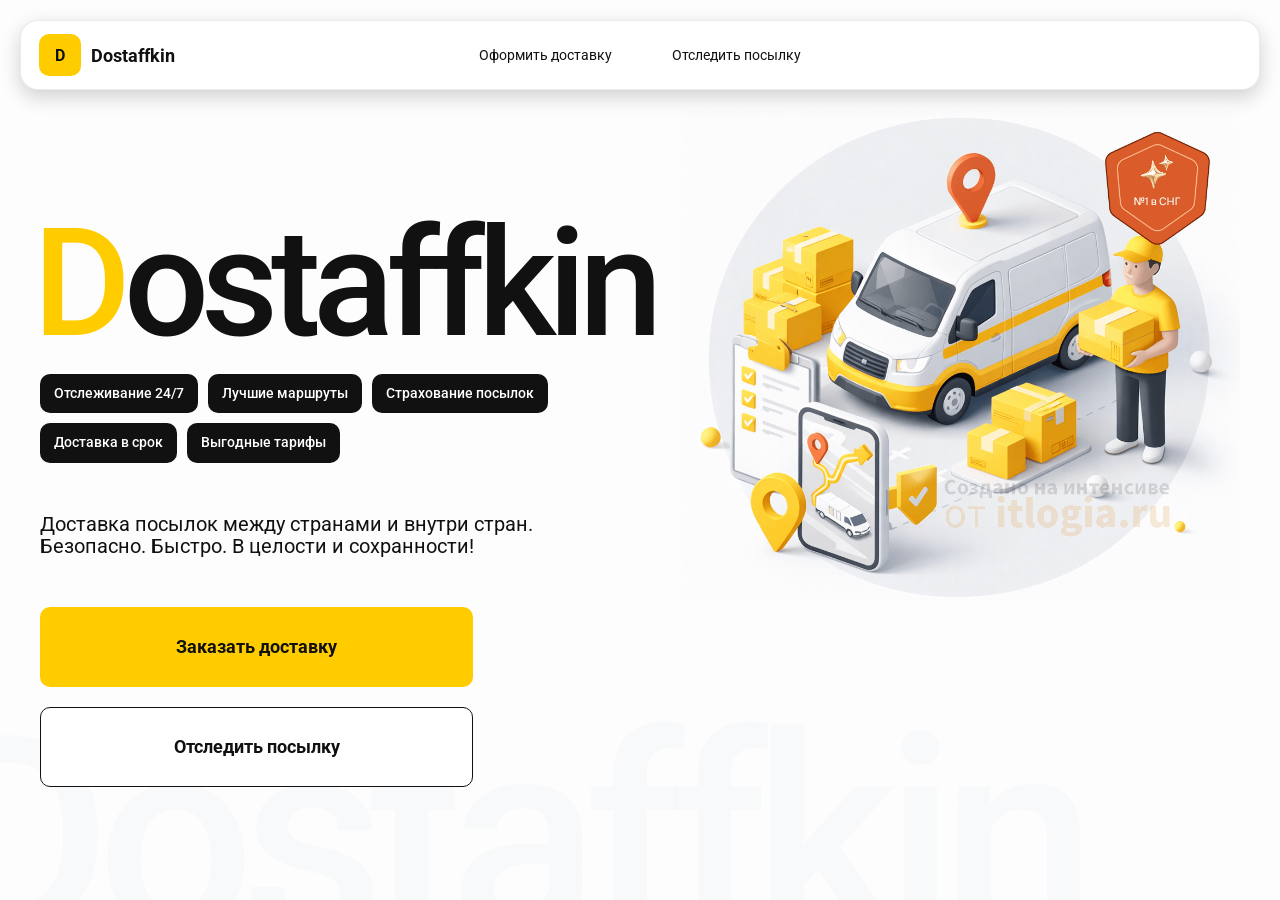
<file: index.html>
<!doctype html>
<html lang="ru">
<head>
    <meta charset="utf-8"/>
<meta name="viewport" content="width=device-width,initial-scale=1,maximum-scale=1,user-scalable=0"/>
    <title>Dostaffkin — Доставка посылок между странами и внутри стран. Безопасно. Быстро. В целости и сохранности!</title>
<link href="styles/base.css" rel="stylesheet" />
<link href="styles/base_adaptive.css" rel="stylesheet" />
<link href="styles/index.css" rel="stylesheet" />
<link href="styles/index_adaptive.css" rel="stylesheet" />
</head>
<body>


<div class="container">
<header class="header">
<a class="header-brand" href="#">
    <div class="header-logo">D</div>
    <div class="header-title">Dostaffkin</div>
</a>
<nav class="header-menu">
    <a class="header-link" href="./order.html">Оформить <span>доставку</span></a>
    <a class="header-link" href="./track.html">Отследить <span>посылку</span></a>
</nav>



</header>
<main class="main">
<section class="main-info">
<div class="main-title">
    <span>D</span>ostaffkin
</div>
<div class="main-features">
    <div class="main-feature">Отслеживание 24/7</div>
    <div class="main-feature">Лучшие маршруты</div>
    <div class="main-feature">Страхование посылок</div>
    <div class="main-feature">Доставка в срок</div>
    <div class="main-feature">Выгодные тарифы</div>
</div>
<div class="main-description">
    Доставка посылок между странами и внутри стран.
    Безопасно. Быстро. В целости и сохранности!
</div>
<div class="main-actions">
    <a class="button" type="button" href="./order.html">Заказать доставку</a>
    <a class="button button-white" type="button" href="./track.html">Отследить посылку</a>
</div>
</section>
<div class="main-title-ghost">Dostaffkin</div>
<section class="main-image">
    <img src="images/main-image.png" alt="Main image"/>
</section>
</main>

</div>


</body>
</html>
</file>
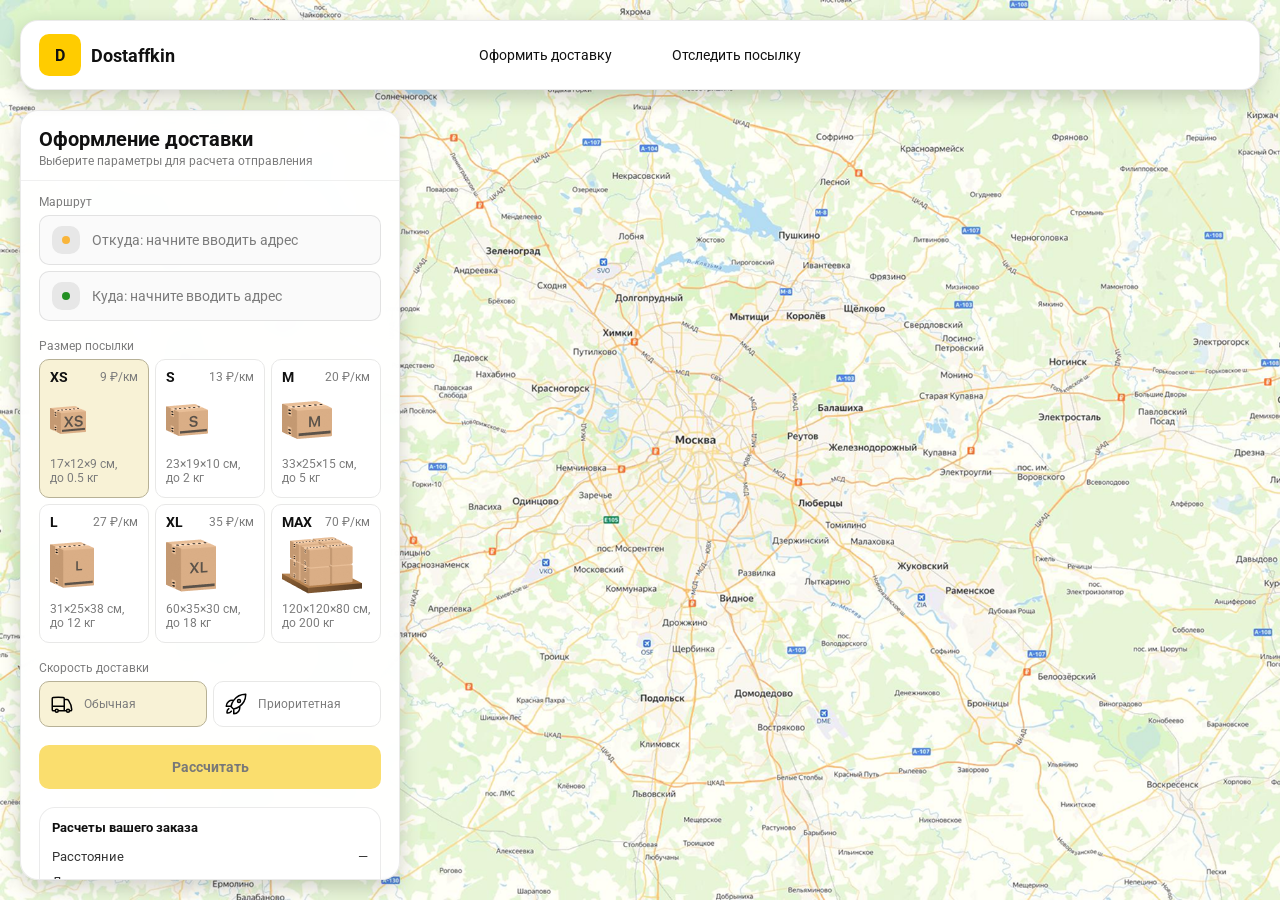
<file: order.html>
<!doctype html>
<html lang="ru">
<head>
    <meta charset="utf-8"/>
    <meta name="viewport" content="width=device-width,initial-scale=1,maximum-scale=1,user-scalable=0"/>
    <title>Оформление доставки</title>

    <link rel="stylesheet" href="styles/base.css"/>
    <link rel="stylesheet" href="styles/base_adaptive.css"/>

    <link rel="stylesheet" href="styles/order.css"/>
    <link rel="stylesheet" href="styles/order_adaptive.css"/>
</head>
<body>
<div id="map"></div>

<header class="header">
<a class="header-brand" href="./index.html">
    <div class="header-logo">D</div>
    <div class="header-title">Dostaffkin</div>
</a>
<nav class="header-menu">
    <a class="header-link" href="#">Оформить <span>доставку</span></a>
    <a class="header-link" href="./track.html">Отследить <span>посылку</span></a>
</nav>



</header>

<aside class="main" id="sidebar">
<div class="main-header">
    <div class="main-title">Оформление доставки</div>
    <div class="main-text">Выберите параметры для расчета отправления</div>
</div>
<div class="main-content">
<div class="main-route">
    <div class="main-block-title">Маршрут</div>
    <div class="main-fields">
        <div class="main-field" id="fromField">
            <div class="main-pin"></div>
            <input id="from" placeholder="Откуда: начните вводить адрес" autocomplete="off"/>
            <div class="main-ac" id="fromAc" role="listbox" aria-label="Подсказки адресов"></div>
        </div>

        <div class="main-field" id="toField">
            <div class="main-pin"></div>
            <input id="to" placeholder="Куда: начните вводить адрес" autocomplete="off"/>
            <div class="main-ac" id="toAc" role="listbox" aria-label="Подсказки адресов"></div>
        </div>
    </div>
</div>
<div class="main-package">
    <div class="main-block-title">Размер посылки</div>

    <div class="main-sizes">
        <div class="main-size-card is-active" data-value="xs">
            <div class="main-size-top">
                <div class="main-size-label">XS</div>
                <div class="main-size-rate">9 ₽/км</div>
            </div>
            <div class="main-size-media">
                <img src="images/sizes/xs.png" alt="Короб XS"/>
            </div>
            <div class="main-size-description">17×12×9 см,<br>до 0.5 кг</div>
        </div>

        <div class="main-size-card" data-value="s">
            <div class="main-size-top">
                <div class="main-size-label">S</div>
                <div class="main-size-rate">13 ₽/км</div>
            </div>
            <div class="main-size-media">
                <img src="images/sizes/s.png" alt="Короб S"/>
            </div>
            <div class="main-size-description">23×19×10 см,<br>до 2 кг</div>
        </div>

        <div class="main-size-card" data-value="m">
            <div class="main-size-top">
                <div class="main-size-label">M</div>
                <div class="main-size-rate">20 ₽/км</div>
            </div>
            <div class="main-size-media">
                <img src="images/sizes/m.png" alt="Короб M"/>
            </div>
            <div class="main-size-description">33×25×15 см,<br>до 5 кг</div>
        </div>

        <div class="main-size-card" data-value="l">
            <div class="main-size-top">
                <div class="main-size-label">L</div>
                <div class="main-size-rate">27 ₽/км</div>
            </div>
            <div class="main-size-media">
                <img src="images/sizes/l.png" alt="Короб L"/>
            </div>
            <div class="main-size-description">31×25×38 см,<br>до 12 кг</div>
        </div>

        <div class="main-size-card" data-value="xl">
            <div class="main-size-top">
                <div class="main-size-label">XL</div>
                <div class="main-size-rate">35 ₽/км</div>
            </div>
            <div class="main-size-media">
                <img src="images/sizes/xl.png" alt="Короб XL"/>
            </div>
            <div class="main-size-description">60×35×30 см,<br>до 18 кг</div>
        </div>

        <div class="main-size-card" data-value="max">
            <div class="main-size-top">
                <div class="main-size-label">MAX</div>
                <div class="main-size-rate">70 ₽/км</div>
            </div>
            <div class="main-size-media main-size-media-palleta">
                <img src="images/sizes/max.png" alt="Паллета"/>
            </div>
            <div class="main-size-description">120×120×80 см,<br>до 200 кг</div>
        </div>
    </div>
</div>
<div class="main-speed">
    <div class="main-block-title">Скорость доставки</div>

    <div class="main-speeds">
        <div class="main-speed-card is-active" data-value="regular">
            <img class="main-speed-media" src="images/icons/regular.svg" alt="Regular"/>
            <div class="main-speed-description">Обычная</div>
        </div>
        <div class="main-speed-card" data-value="fast">
            <img class="main-speed-media" src="images/icons/fast.svg" alt="Fast"/>
            <div class="main-speed-description">Приоритетная</div>
        </div>

    </div>
</div>
<div class="main-calculate-block">
    <button id="calc" class="button calculate-button" type="button" disabled>Рассчитать</button>
</div>
<div class="main-result" id="result">
    <div class="main-result-title">Расчеты вашего заказа</div>
    <div class="main-result-lines">
        <div class="main-result-line"><span>Расстояние</span><span id="distanceValue">—</span></div>
        <div class="main-result-line"><span>Доставим через</span><span id="durationValue">—</span></div>
        <div class="main-result-line"><span>Тариф</span><span id="rateValue">—</span></div>
    </div>
    <div class="main-price">
        <div class="main-price-label">Итого</div>
        <div class="main-price-value" id="totalValue">—</div>
    </div>
</div>
<div class="main-order-box">
    <div class="main-order-form" id="orderForm">
        <div class="main-order-title">Оформление доставки</div>
        <div class="main-block-info-row">
            <div class="main-block-title">Контакты</div>
            <div class="order-fields">
                <div class="main-field">
                    <input id="customerName" placeholder="Ваше имя" autocomplete="off"/>
                </div>
                <div class="main-field">
                    <input id="customerPhone" placeholder="Ваш телефон" autocomplete="off" inputmode="tel"/>
                </div>
            </div>
        </div>
        <div class="main-block-info-row extra-info">
            <div class="main-block-title">Дополнительная информация</div>
            <div class="main-field textarea">
                <textarea id="comment" placeholder="Детали доставки и комментарии"></textarea>
            </div>
        </div>
        <button id="submit" class="button main-submit-request" type="button" disabled>Отправить
            заявку
        </button>
    </div>

    <div class="main-order-success" id="orderSuccess">
        <div class="main-success-icon">✓</div>
        <div class="main-success-title">Заявка отправлена!</div>
        <div class="main-success-title">Номер отправления – <span id="orderId"></span></div>
        <div class="main-success-subtitle">Мы скоро свяжемся с вами</div>
    </div>
</div>

</div>

</aside>

</body>
</html>
</file>
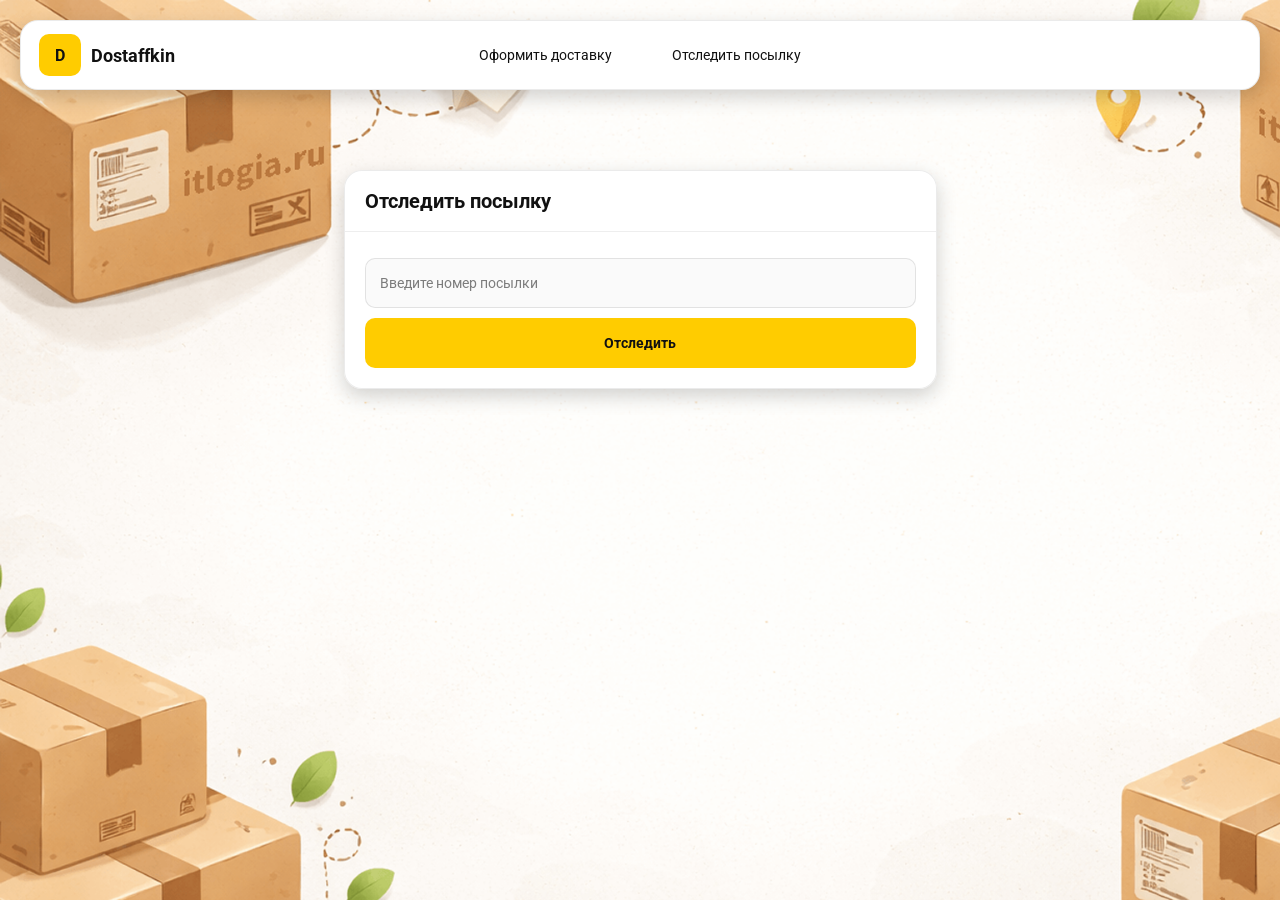
<file: track.html>
<!doctype html>
<html lang="ru">
<head>
    <meta charset="utf-8"/>
    <meta name="viewport" content="width=device-width,initial-scale=1,maximum-scale=1,user-scalable=0"/>
    <title>Отследить посылку</title>
    <link rel="stylesheet" href="styles/base.css"/>
    <link rel="stylesheet" href="styles/base_adaptive.css"/>

    <link rel="stylesheet" href="styles/track.css"/>
    <link rel="stylesheet" href="styles/track_adaptive.css"/>
</head>
<body>

<div class="container">

<header class="header">
<a class="header-brand" href="./index.html">
    <div class="header-logo">D</div>
    <div class="header-title">Dostaffkin</div>
</a>
<nav class="header-menu">
    <a class="header-link" href="./order.html">Оформить <span>доставку</span></a>
    <a class="header-link" href="#">Отследить <span>посылку</span></a>
</nav>

</header>

<main class="track-content">

<section class="track-card track-search">
    <div class="track-title">Отследить посылку</div>
    <div class="track-action">
        <div class="main-field track-field">
            <input id="trackNumber" placeholder="Введите номер посылки" autocomplete="off"/>
        </div>
        <button id="trackButton" class="button track-button" type="button">Отследить</button>
    </div>
</section>

<section class="track-card track-result" id="trackResult">
    <div class="track-result-header">
        <div class="track-id" id="trackIdValue"></div>
        <div class="track-routes">
            <div class="track-route">
                <div class="track-route-pin">
                    <svg xmlns="http://www.w3.org/2000/svg" fill="none" viewBox="0 0 24 24" stroke-width="1.5"
                         stroke="orange" class="size-6">
                        <path stroke-linecap="round" stroke-linejoin="round"
                              d="M15 10.5a3 3 0 1 1-6 0 3 3 0 0 1 6 0Z"/>
                        <path stroke-linecap="round" stroke-linejoin="round"
                              d="M19.5 10.5c0 7.142-7.5 11.25-7.5 11.25S4.5 17.642 4.5 10.5a7.5 7.5 0 1 1 15 0Z"/>
                    </svg>
                </div>
                <div class="track-route-address" id="trackFromValue">
                    Откуда: Москва, улица Арбат, 1
                </div>
            </div>
            <div class="track-route track-route-arrow">
                <svg xmlns="http://www.w3.org/2000/svg" fill="none" viewBox="0 0 24 24" stroke-width="1.5"
                     stroke="currentColor" class="size-6">
                    <path stroke-linecap="round" stroke-linejoin="round"
                          d="M19.5 13.5 12 21m0 0-7.5-7.5M12 21V3"/>
                </svg>
            </div>
            <div class="track-route">
                <div class="track-route-pin">
                    <svg xmlns="http://www.w3.org/2000/svg" fill="none" viewBox="0 0 24 24" stroke-width="1.5"
                         stroke="green" class="size-6">
                        <path stroke-linecap="round" stroke-linejoin="round"
                              d="M15 10.5a3 3 0 1 1-6 0 3 3 0 0 1 6 0Z"/>
                        <path stroke-linecap="round" stroke-linejoin="round"
                              d="M19.5 10.5c0 7.142-7.5 11.25-7.5 11.25S4.5 17.642 4.5 10.5a7.5 7.5 0 1 1 15 0Z"/>
                    </svg>
                </div>
                <div class="track-route-address" id="trackToValue">
                    Куда: Минск, проспект Независимости, 58
                </div>
            </div>
        </div>
    </div>
    <div class="track-info">
        <div class="track-status-title">Статус данной посылки:</div>
        <div class="track-status-list" id="trackStatusList">


            <div class="track-status created">
                <img src="images/icons/created.svg" class="track-status-icon" alt="Created">
                <div class="track-status-text">
                    <div class="track-status-text-state">Создан</div>
                    <div class="track-status-text-date">10.01.2026</div>
                </div>
            </div>

            <div class="track-status in-way">
                <img src="images/icons/in-way.svg" class="track-status-icon" alt="In way">
                <div class="track-status-text">
                    <div class="track-status-text-state">В пути: Москва</div>
                    <div class="track-status-text-date">18.01.2026</div>
                </div>
            </div>

            <div class="track-status ready">
                <img src="images/icons/ready.svg" class="track-status-icon" alt="Ready">
                <div class="track-status-text">
                    <div class="track-status-text-state">Готов к выдаче</div>
                    <div class="track-status-text-date">25.01.2026</div>
                </div>
            </div>

            <div class="track-status done">
                <img src="images/icons/done.svg" class="track-status-icon" alt="Done">
                <div class="track-status-text">
                    <div class="track-status-text-state">Вручен</div>
                    <div class="track-status-text-date">27.01.2026</div>
                </div>
            </div>

        </div>
    </div>
</section>

</main>

</div>
</body>
</html>
</file>
<file: styles/base.css>
*, *::before, *::after {
    box-sizing: border-box;
}

@font-face {
    font-family: "Roboto";
    src: url("../fonts/Roboto-Regular.ttf");
    font-weight: normal;
}

@font-face {
    font-family: "Roboto";
    src: url("../fonts/Roboto-Bold.ttf");
    font-weight: bold;
}

@font-face {
    font-family: "Roboto";
    src: url("../fonts/Roboto-Medium.ttf");
    font-weight: 500;
}

html, body {
    margin: 0;
    color: #111111;
    font-family: "Roboto", sans-serif;
}

body {
    background: #FDFDFD;
}

.header {
    border-radius: 18px;
    box-shadow: 0 7px 20px 0 #0000002E;
    backdrop-filter: blur(10px);
    background: #ffffff;
    left: 20px;
    border: 1px solid rgba(0, 0, 0, 0.08);
    position: fixed;
    right: 20px;
    top: 20px;
    padding: 14px 18px;
    height: 70px;
    display: flex;
    align-items: center;
    z-index: 6;
}

.header-brand {
    display: flex;
    align-items: center;
    text-decoration: none;
    gap: 10px;
}

.header-logo {
    width: 42px;
    height: 42px;
    border-radius: 10px;
    background: #FFCC00;
    display: grid;
    place-items: center;
    font-weight: bold;
    color: #111;
}

.header-title {
    font-size: 18px;
    font-weight: bold;
    color: #111111;
    text-decoration: none;
}

.header-menu {
    display: flex;
    align-items: center;
    gap: 60px;
    margin: 0;
    position: absolute;
    left: 50%;
    transform: translateX(-50%);
}

.header-link {
    font-size: 14px;
    color: #111111;
    text-decoration: none;
}

.button {
    border: 0;
    outline: none;
    height: 44px;
    border-radius: 10px;
    font-size: 14px;
    font-weight: bold;
    cursor: pointer;
    font-family: inherit;
    transition: transform .08s ease, opacity .12s ease;
    background: #ffcc00;
    color: #111111;
    text-align: center;
    text-decoration: none;
}

.button:hover {
    background-color: #E5BC19;
}

.button:disabled {
    cursor: not-allowed;
    background-color: #FADE6E;
    color: #787878;
    transform: none;
}

.button.button-white {
    background: #ffffff;
    border: 1px solid #111111;
}

.button.button-white:hover {
    background: rgb(241 241 241);
}

.main-field {
    display: flex;
    align-items: center;
    margin-top: 6px;
    gap: 10px;
    border: 1px solid #1111111A;
    background: #FAFAFA;
    border-radius: 10px;
    padding: 10px 12px;
    position: relative;
    box-sizing: border-box;
    height: 50px;
}

.main-field.textarea {
    height: auto;
}

.main-pin {
    width: 28px;
    height: 28px;
    border-radius: 10px;
    background: rgba(17, 17, 17, 0.08);
    display: grid;
    place-items: center;
    flex: 0 0 auto;
    position: relative;
}

.main-pin::before {
    content: "";
    width: 8px;
    height: 8px;
    border-radius: 999px;
    background: orange;
    opacity: .75;
    display: block;
}

.main-field:last-child .main-pin::before {
    background: green;
    opacity: .85;
}

input, textarea {
    width: 100%;
    border: 0;
    outline: none;
    background: transparent;
    font-size: 14px;
    color: #111111;
    font-family: inherit;
}

textarea {
    resize: vertical;
    min-height: 72px;
    padding: 2px 0;
}

input::placeholder, textarea::placeholder {
    color: #7C7C7C;
}

.main-field:focus-within {
    border-color: rgba(0, 0, 0, 0.20);
    box-shadow: 0 0 0 4px rgba(255, 204, 0, 0.35);
    background: rgba(255, 255, 255, 0.75);
}
</file>
<file: styles/base_adaptive.css>
@media (max-width: 767px) {
    .header {
        left: 10px;
        right: 10px;
        top: 10px;
    }

    .header-link span {
        display: none;
    }

    .header-menu {
        gap: 20px;
        justify-content: flex-start;
        margin: 0 0 0 30px;
        position: static;
        transform: none;
    }
}

@media (max-width: 420px) {
    .header-title {
        display: none;
    }
}

@media (max-width: 374px) {
    .header-menu {
        gap: 10px;
        margin: 0 0 0 10px;
    }
}
</file>
<file: styles/index.css>
.container {
    overflow: hidden;
    min-height: 100vh;
}

.main {
padding: 111px 40px 40px;
position: relative;
display: flex;
}

.main-info {
    max-width: 840px;
    width: 100%;
    position: relative;
}

.main-title {
    margin-top: 98px;
    font-weight: 500;
    font-size: 200px;
    line-height: 1;
    letter-spacing: -0.05em;
    color: #111111;
    left: -15px;
    position: relative;
}

.main-title span {
    color: #ffcc00;
}

.main-features {
    margin-top: 15px;
    display: flex;
    flex-wrap: wrap;
    gap: 10px;
}

.main-feature {
    background: #111111;
    color: #ffffff;
    padding: 12px 14px;
    font-weight: 500;
    font-size: 14px;
    line-height: 1.1;
    border-radius: 10px;
}

.main-description {
    margin-top: 50px;
    max-width: 500px;
    font-size: 20px;
    line-height: 1.1;
    color: #111111;
}

.main-actions {
    margin-top: 50px;
    display: flex;
    flex-direction: column;
    gap: 20px;
}

.main-actions .button {
    height: 80px;
    width: 433px;
    font-size: 18px;
    font-weight: bold;
    place-items: center;
    display: grid;
}

.main-title-ghost {
    position: absolute;
    z-index: -1;
    left: -70px;
    bottom: -150px;
    font-weight: 500;
    font-size: 278px;
    line-height: 1;
    letter-spacing: -0.05em;
    color: #ECEDF04D;
}

.main-image {
    width: 1024px;
    top: 100px;
    z-index: -2;
}

.main-image img {
    width: 100%;
    max-width: 1024px;
    height: auto;
    display: block;
}
</file>
<file: styles/index_adaptive.css>
@media (max-width: 1760px) {
    .main-title {
        font-size: 150px;
        left: -7px;
    }

    .main-info {
        max-width: 640px;
    }
}

@media (max-width: 1200px) {
    .main-info {
        max-width: 540px;
    }

    .main {
        padding: 111px 20px 20px;
    }

    .main-title {
        font-size: 120px;
        left: -4px;
    }

    .main-title-ghost {
        font-size: 220px;
    }
}

@media (max-width: 1024px) {
    .main-title {
        margin-top: 30px;
    }

    .main {
        flex-direction: column-reverse;
    }

    .main-image {
        max-width: 350px;
        position: absolute;
        left: 370px;
        top: 370px;
    }

    .main-info {
        max-width: 100%;
    }

    .main-actions {
        gap: 10px;
    }

    .main-actions .button {
        height: 50px;
        font-size: 14px;
        width: auto;
        max-width: 300px;
    }

    .main-description {
        max-width: 350px;
    }
}

@media (max-width: 570px) {
    .main-title {
        font-size: 88px;
    }

    .main-description {
        max-width: 100%
    }

    .main-actions {
       width: 100%;
    }

    .main-actions .button {
        width: 100%;
        max-width: 100%
    }

    .main-image {
        max-width: 650px;
        position: absolute;
        left: 170px;
        top: 70px;
        opacity: 0.2;
    }
}

@media (max-width: 400px) {
    .main-title {
        font-size: 70px;
    }
}
</file>
<file: styles/order.css>
#map {
    background-image: url("../images/order-bg.png");
    background-size: cover;
    position: fixed;
    inset: 0;
}

.main {
    border-radius: 18px;
    box-shadow: 0 7px 20px 0 #0000002E;
    backdrop-filter: blur(10px);
    background: rgba(255, 255, 255, 0.96);
    left: 20px;
    border: 1px solid rgba(0, 0, 0, 0.08);
    position: fixed;
    top: 110px;
    bottom: 20px;
    width: 380px;
    display: flex;
    flex-direction: column;
    overflow: hidden;
    z-index: 5;
}

.main-header {
    padding: 18px 18px 12px 18px;
    border-bottom: 1px solid rgba(0, 0, 0, 0.06);
    display: flex;
    flex-direction: column;
}

.main-title {
    font-size: 20px;
    line-height: 100%;
    font-weight: bold;
}

.main-text {
    font-size: 12px;
    margin-top: 5px;
    color: #7C7C7C;
}
.main-content {
    padding: 14px 18px 18px 18px;
    overflow: auto;
    scrollbar-width: none;
    display: flex;
    flex-direction: column;
    gap: 18px;
    flex: 1;
}
.main-block-title {
    font-size: 12px;
    color: #7C7C7C;
}

.main-route .main-block-title,
.main-package .main-block-title {
    margin-bottom: 6px;
}

.main-sizes {
    display: grid;
    gap: 6px;
    grid-template-columns: repeat(3, 1fr);
}

.main-size-card {
    border: 1px solid #E8E8E7;
    background: #FFFFFF;
    border-radius: 10px;
    padding: 10px;
    cursor: pointer;
    user-select: none;
    transition: transform .08s ease, border-color .12s ease, background .12s ease;
    min-height: 139px;
}

.main-size-card:hover {
    transform: translateY(-1px);
}

.main-size-card.is-active {
    background-color: #F8F2D6;
    border-color: #B7B196;
}

.main-size-top {
    display: flex;
    align-items: center;
    justify-content: space-between;
}

.main-size-label {
    font-weight: bold;
    font-size: 14px;
    color: #111111;
    line-height: 100%;
}

.main-size-rate {
    font-size: 12px;
    color: #7C7C7C;
    line-height: 100%;
}

.main-size-media {
    margin-top: 8px;
    height: 57px;
}

.main-size-description {
    margin-top: 8px;
    font-size: 12px;
    color: #7C7C7C;
    line-height: 1.2;
}

.calculate-button {
    width: 100%;
}

.main-result {
    border: 1px solid rgba(0, 0, 0, 0.08);
    background: rgba(255, 255, 255, 0.75);
    border-radius: 16px;
    padding: 12px;
    line-height: 1.25;
}

.main-result-title {
    font-weight: bold;
    font-size: 13px;
    color: #111111;
    margin-bottom: 13px;
}

.main-result-lines {
    gap: 8px;
    display: flex;
    flex-direction: column;
}

.main-result-line {
    font-size: 13px;
    color: rgba(17, 17, 17, 0.85);
    display: flex;
    justify-content: space-between;
}

.main-price {
    margin-top: 18px;
    padding-top: 10px;
    border-top: 1px dashed rgba(0, 0, 0, 0.12);
    display: flex;
    align-items: baseline;
    justify-content: space-between;
}

.main-price-label {
    font-size: 12px;
    color: rgba(17, 17, 17, 0.55);
}

.main-price-value {
    font-size: 20px;
    font-weight: bold;
    color: #111111;
    letter-spacing: -0.3px;
}

.main-order-box {
    background: #ffffff;
    border: 1px solid #E8E8E7;
    border-radius: 10px;
    padding: 12px;
}

.main-order-title {
    margin-bottom: 8px;
    font-weight: bold;
    font-size: 14px;
    color: #111111;
}

.main-block-info {
    display: flex;
    flex-direction: column;
    gap: 6px;
}

.order-fields {
    display: grid;
    grid-template-columns: 1fr 1fr;
    column-gap: 10px;
    margin-top: 6px;
}

.main-block-info-row.extra-info {
    display: block;
    margin-top: 13px;
}

.main-submit-request {
    width: 100%;
    margin-top: 6px;
}

.main-order-success {
    display: none;
    text-align: center;
    padding: 22px 12px;
    gap: 12px;
}

.main-order-success.is-visible {
    display: flex;
    flex-direction: column;
    align-items: center;
}

.main-success-icon {
    width: 56px;
    height: 56px;
    border-radius: 50%;
    background: #16a34a;
    color: #ffffff;
    display: grid;
    place-items: center;
    font-size: 30px;
}

.main-success-title {
    font-size: 14px;
    font-weight: bold;
    color: #111111;
}

.main-success-subtitle {
    font-size: 12px;
    color: rgba(17, 17, 17, 0.55);
    line-height: 1.3;
}

.main-speed .main-block-title {
    margin-bottom: 6px;
}

.main-speeds {
    display: grid;
    gap: 6px;
    grid-template-columns: repeat(2, 1fr);
}

.main-speed-card {
    border: 1px solid #E8E8E7;
    background: #FFFFFF;
    border-radius: 10px;
    padding: 10px;
    cursor: pointer;
    user-select: none;
    transition: transform .08s ease, border-color .12s ease, background .12s ease;
    display: flex;
    align-items: center;
    gap: 10px;
}

.main-speed-card:hover {
    transform: translateY(-1px);
}

.main-speed-card.is-active {
    background-color: #F8F2D6;
    border-color: #B7B196;
}

.main-speed-description {
    font-size: 12px;
    color: #7C7C7C;
    line-height: 1.2;
}
</file>
<file: styles/order_adaptive.css>
@media (max-width: 767px) {
    .main {
        left: 10px;
        right: 10px;
        top: 50%;
        bottom: 12px;
        width: auto;
        max-width: none;
    }
}

@media (max-width: 420px) {
    .main-sizes {
        grid-template-columns: repeat(2, 1fr);
    }
}
</file>
<file: styles/track.css>
.container {
    background: #F4F4F4 url("../images/track-bg.png");
    background-size: cover;
    min-height: 100vh;
    padding: 170px 0 50px 0;
}

.track-content {
    width: 593px;
    margin: 0 auto;
}

.track-card {
    width: 100%;
    border-radius: 18px;
    box-shadow: 0 7px 20px 0 #0000002E;
    backdrop-filter: blur(10px);
    background: rgba(255, 255, 255, 0.96);
    border: 1px solid rgba(0, 0, 0, 0.08);
}

.track-title {
    font-size: 20px;
    line-height: 100%;
    font-weight: bold;
    border-bottom: 1px solid #EEEEEE;
    padding: 20px;
}

.track-action {
    padding: 20px;
}

.track-button {
    width: 100%;
    height: 50px;
}

.track-field {
    margin-bottom: 10px;
}

.track-result {
    margin-top: 5px;
    display: none;
}

.track-result.is-visible {
    display: block;
}

.track-result-header {
    font-weight: bold;
    font-size: 14px;
    color: #111111;
    padding: 20px;
    border-bottom: 1px solid #EEEEEE;
}

.track-id {
    margin-bottom: 12px;
    font-size: 20px;
}

.track-routes {
    display: flex;
    flex-direction: column;
    gap: 10px;
    font-weight: normal;
}

.track-route {
    display: flex;
    align-items: center;
    gap: 10px;
}

.track-route-pin {
    width: 24px;
    height: 24px;
    flex-shrink: 0;
}

.track-route-arrow {
    padding: 15px 0;
    width: 24px;
    height: 24px;
}

.track-info {
    padding: 20px;
}

.track-status {
    display: flex;
    align-items: center;
    font-size: 12px;
    gap: 10px;
}

.track-status-title {
    font-size: 14px;
    color: #111111;
    margin-bottom: 20px;
}

.track-status-list {
    display: flex;
    flex-direction: column;
    gap: 15px;
}

.track-status-icon {
    width: 40px;
    height: 40px;
    border-radius: 50%;
    background: rgba(17, 17, 17, 0.08);
    display: grid;
    place-items: center;
    flex: 0 0 auto;
}

.track-status.created .track-status-icon {
    background-color: #F1CB00;
}

.track-status.in-way .track-status-icon {
    background-color: #F08A11;
}

.track-status.ready .track-status-icon {
    background-color: #A35D0A;
}

.track-status.done .track-status-icon {
    background-color: #37C93B;
}

.track-status-text {
    display: flex;
    align-items: center;
    justify-content: space-between;
    color: #111111;
    font-size: 12px;
    flex: 1;
}

.track-status-date {
    color: rgba(17, 17, 17, 0.55);
}
</file>
<file: styles/track_adaptive.css>
@media (max-width: 767px) {
    .container {
        padding: 130px 0 50px 0;
    }

    .track-content {
        width: 100%;
        padding-left: 10px;
        padding-right: 10px;
    }

    .track-result-header {
        padding: 20px;
    }
}
</file>
